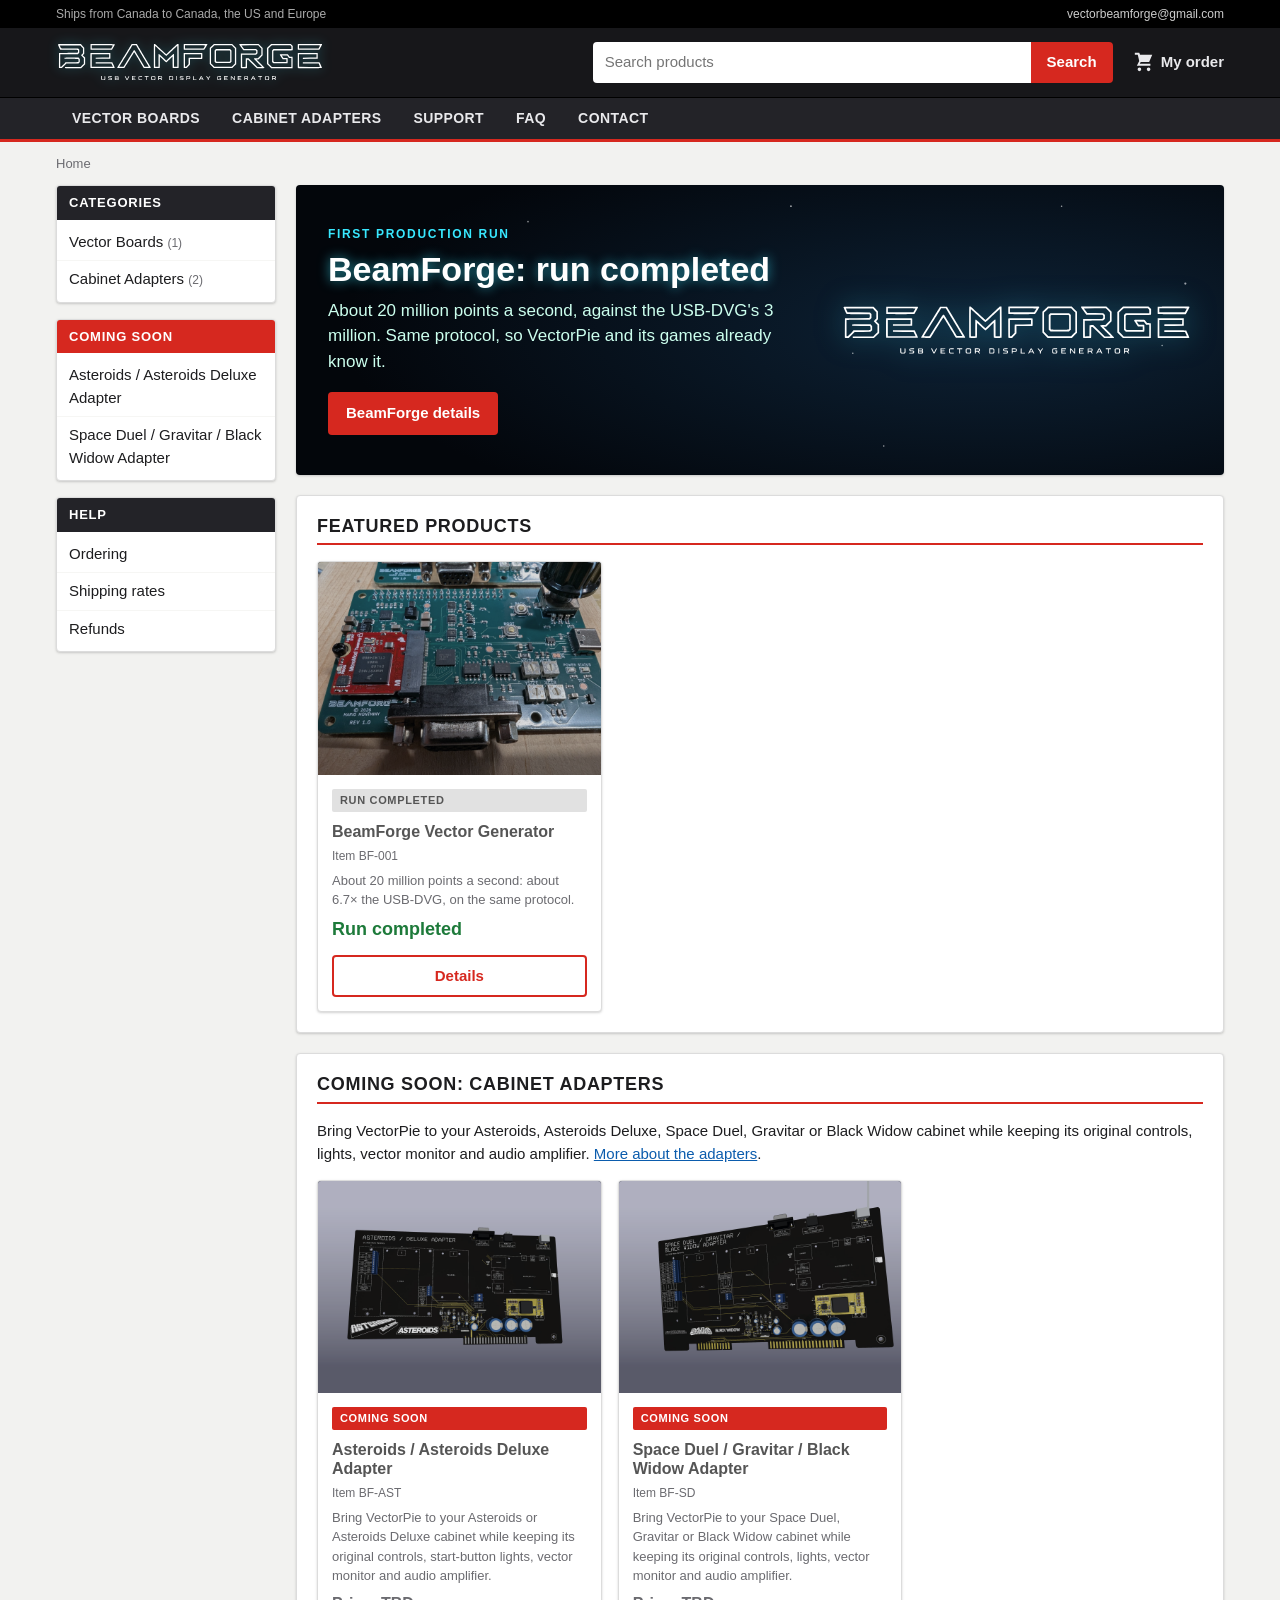
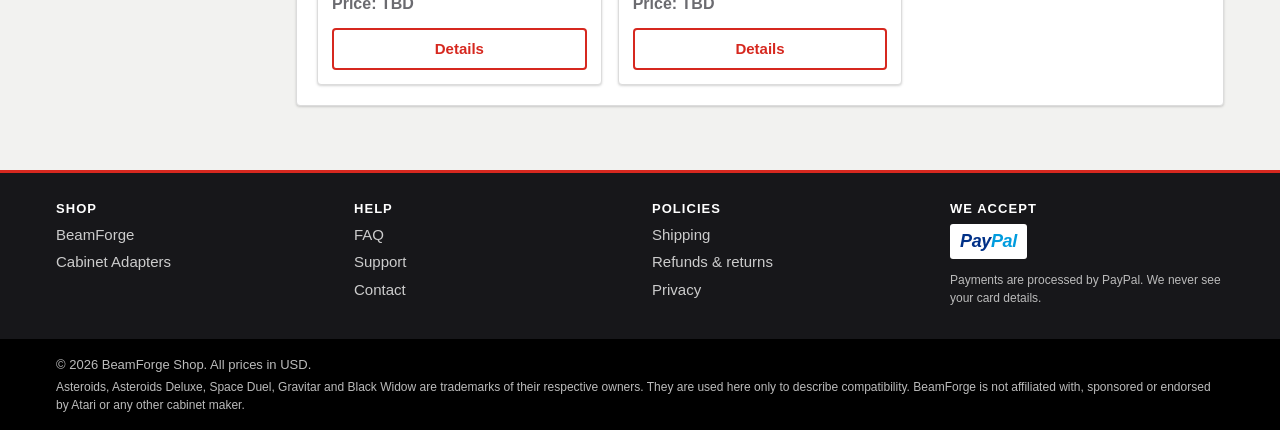
<file: website/index.html>
<!doctype html>
<html lang="en">
<head>
<meta charset="utf-8">
<meta name="viewport" content="width=device-width, initial-scale=1">
<title>BeamForge Shop: vector generator boards</title>
<meta name="description" content="BeamForge vector generator board for VectorPie: about 20 million points a second on the USB-DVG protocol. The first production run is complete.">
<link rel="icon" href="assets/favicon.svg" type="image/svg+xml">
<link rel="stylesheet" href="css/style.css">
<script src="js/products.js" defer></script>
<script src="js/site.js" defer></script>
</head>
<body data-nav="home">
<header id="site-header"></header>
<nav id="crumbs" aria-label="Breadcrumb" data-crumbs="Home"></nav>

<div class="wrap layout">
  <aside id="sidebar" aria-label="Categories"></aside>
  <main>
    <section class="banner" aria-labelledby="banner-title">
      <div class="banner-text">
        <div class="kicker">FIRST PRODUCTION RUN</div>
        <h1 id="banner-title">BeamForge: run completed</h1>
        <p>About 20 million points a second, against the USB-DVG's 3 million. Same protocol, so VectorPie and its games already know it.</p>
        <div class="btns">
          <a class="btn" href="beamforge.html">BeamForge details</a>
        </div>
      </div>
      <a class="banner-logo" href="beamforge.html" aria-label="BeamForge"><img src="assets/beamforge-logo.svg" alt="BeamForge logo"></a>
    </section>

    <section class="panel">
      <h2 class="section-title" data-grid-title>Featured products</h2>
      <div class="grid" data-grid="featured"></div>
    </section>

    <section class="panel">
      <h2 class="section-title">Coming soon: cabinet adapters</h2>
      <p>Bring VectorPie to your Asteroids, Asteroids Deluxe, Space Duel, Gravitar or Black Widow cabinet while keeping its original controls, lights, vector monitor and audio amplifier. <a href="adapters.html">More about the adapters</a>.</p>
      <div class="grid" data-grid="coming-soon"></div>
    </section>

  </main>
</div>

<footer id="site-footer"></footer>
<noscript><p class="wrap">This shop needs JavaScript to show products and the PayPal button.</p></noscript>
</body>
</html>
</file>
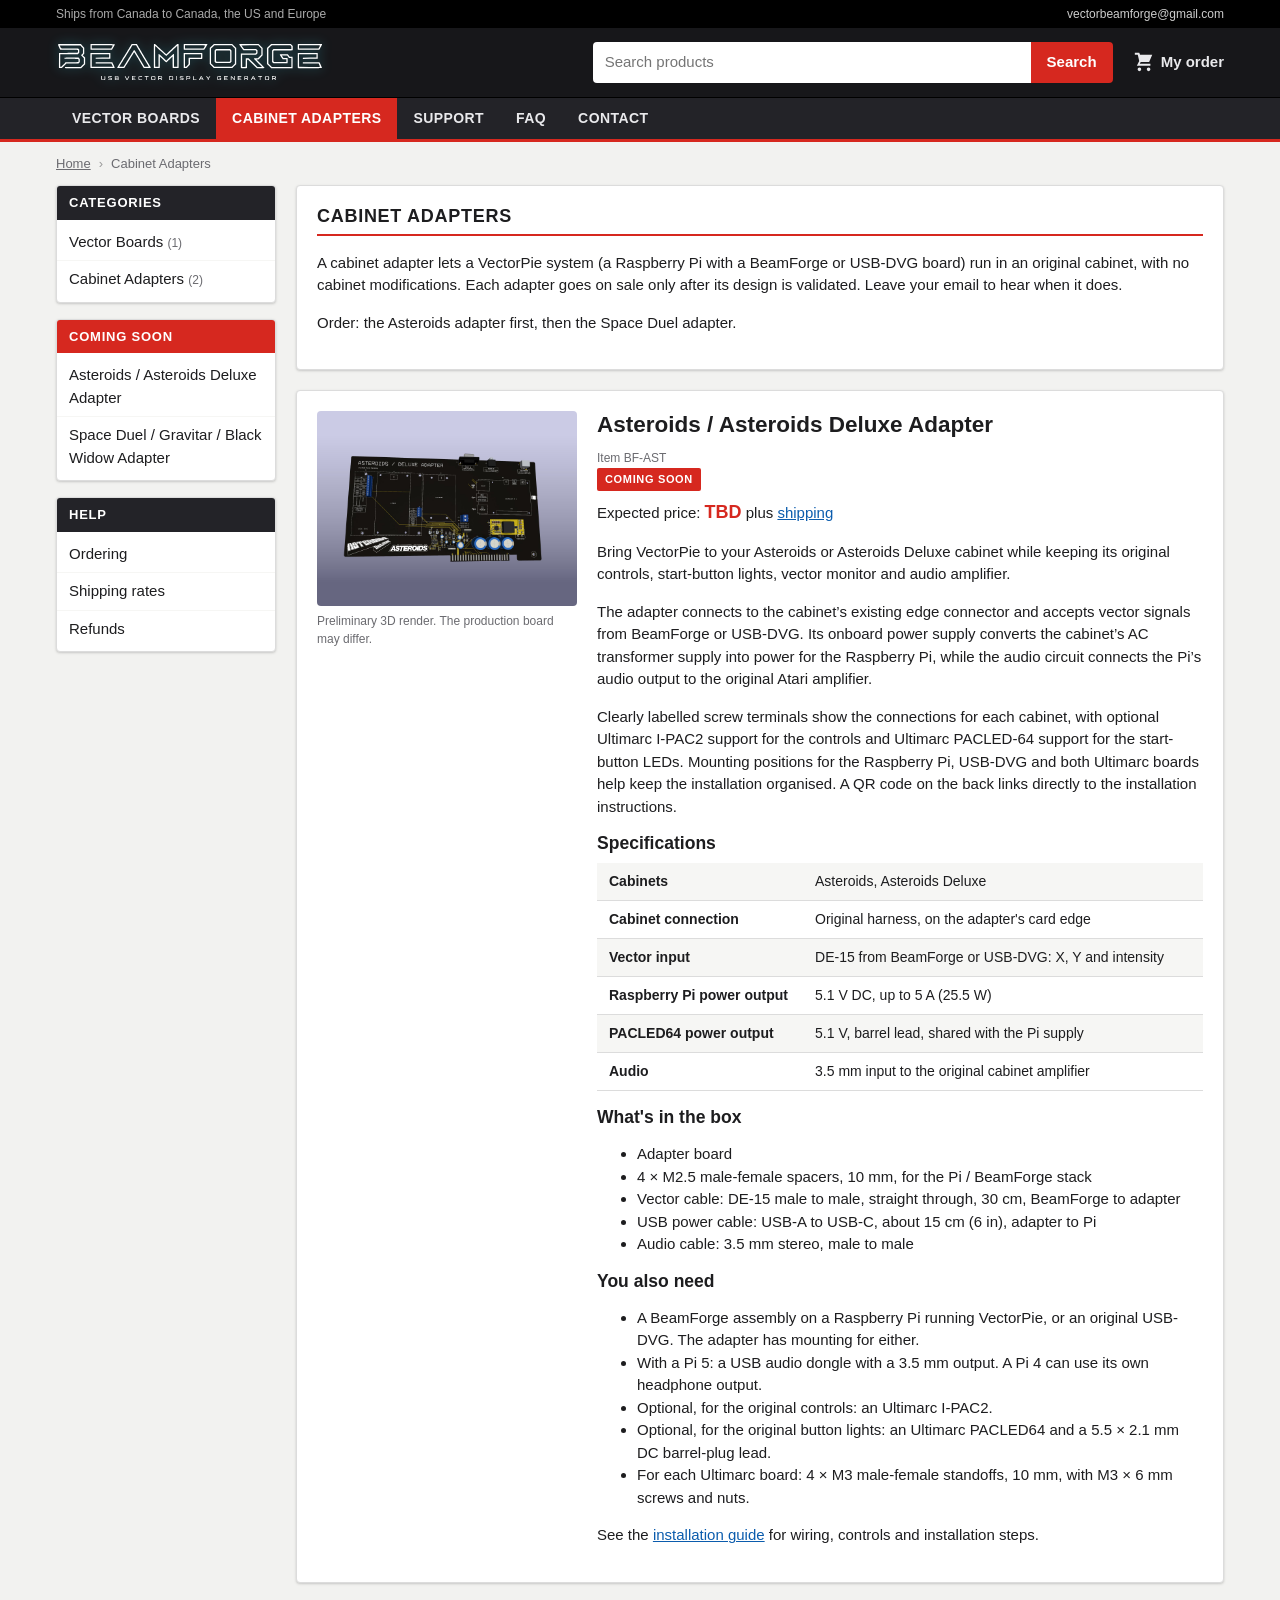
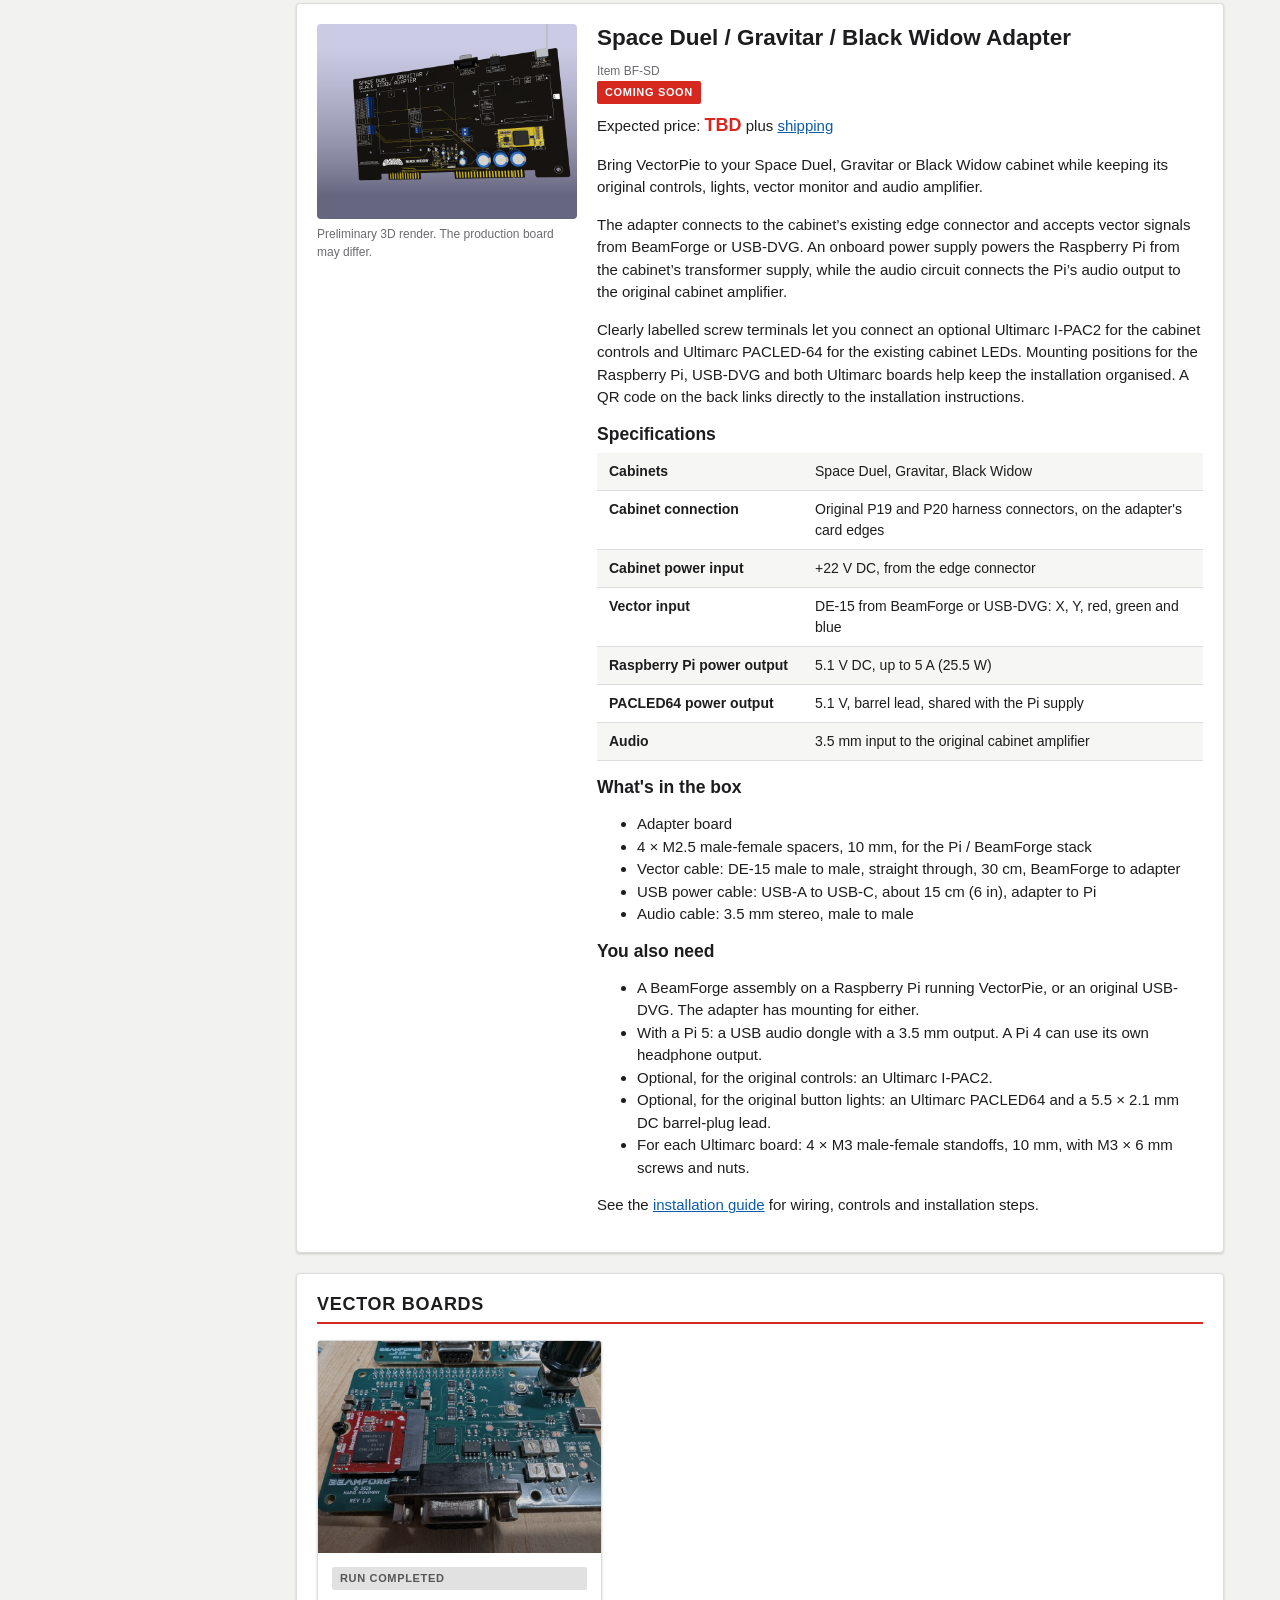
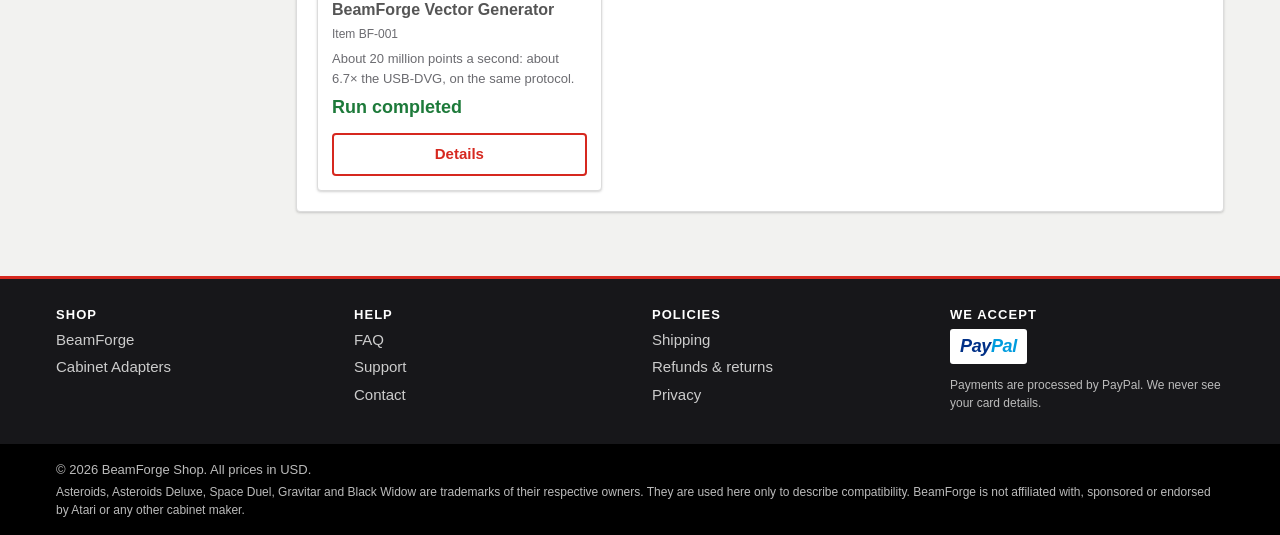
<file: website/adapters.html>
<!doctype html>
<html lang="en">
<head>
<meta charset="utf-8">
<meta name="viewport" content="width=device-width, initial-scale=1">
<title>Cabinet Adapters | BeamForge Shop</title>
<meta name="description" content="Cabinet adapters for VectorPie: Asteroids / Asteroids Deluxe, and Space Duel / Gravitar / Black Widow. Coming soon.">
<link rel="icon" href="assets/favicon.svg" type="image/svg+xml">
<link rel="stylesheet" href="css/style.css">
<script src="js/products.js" defer></script>
<script src="js/site.js" defer></script>
</head>
<body data-nav="adapters">
<header id="site-header"></header>
<nav id="crumbs" aria-label="Breadcrumb" data-crumbs="Home|index.html;Cabinet Adapters"></nav>

<div class="wrap layout">
  <aside id="sidebar" aria-label="Categories"></aside>
  <main>
    <section class="panel">
      <h1 class="section-title">Cabinet Adapters</h1>
      <p>A cabinet adapter lets a VectorPie system (a Raspberry Pi with a BeamForge or USB-DVG board) run in an original cabinet, with no cabinet modifications. Each adapter goes on sale only after its design is validated. Leave your email to hear when it does.</p>
      <p>Order: the Asteroids adapter first, then the Space Duel adapter.</p>
    </section>

    <section class="panel" id="asteroids-adapter">
      <div class="adapter">
        <figure>
          <img src="assets/adapter-asteroids-render.jpg" alt="3D render of the Asteroids / Asteroids Deluxe Adapter board">
          <figcaption class="gallery-caption">Preliminary 3D render. The production board may differ.</figcaption>
        </figure>
        <div>
          <h2>Asteroids / Asteroids Deluxe Adapter</h2>
          <p class="sku">Item BF-AST</p>
          <div data-badge="asteroids-adapter"></div>
          <p class="expected-price">Expected price: <b data-price="asteroids-adapter"></b> plus <a href="policies.html#shipping">shipping</a></p>
          <p>Bring VectorPie to your Asteroids or Asteroids Deluxe cabinet while keeping its original controls, start-button lights, vector monitor and audio amplifier.</p>
          <p>The adapter connects to the cabinet’s existing edge connector and accepts vector signals from BeamForge or USB-DVG. Its onboard power supply converts the cabinet’s AC transformer supply into power for the Raspberry Pi, while the audio circuit connects the Pi’s audio output to the original Atari amplifier.</p>
          <p>Clearly labelled screw terminals show the connections for each cabinet, with optional Ultimarc I-PAC2 support for the controls and Ultimarc PACLED-64 support for the start-button LEDs. Mounting positions for the Raspberry Pi, USB-DVG and both Ultimarc boards help keep the installation organised. A QR code on the back links directly to the installation instructions.</p>
          <h3>Specifications</h3>
          <div class="table-wrap"><table class="striped" data-specs="asteroids-adapter"></table></div>
          <h3>What's in the box</h3>
          <ul data-inbox="asteroids-adapter"></ul>
          <h3>You also need</h3>
          <ul>
            <li>A BeamForge assembly on a Raspberry Pi running VectorPie, or an original USB-DVG. The adapter has mounting for either.</li>
            <li>With a Pi 5: a USB audio dongle with a 3.5 mm output. A Pi 4 can use its own headphone output.</li>
            <li>Optional, for the original controls: an Ultimarc I-PAC2.</li>
            <li>Optional, for the original button lights: an Ultimarc PACLED64 and a 5.5 × 2.1 mm DC barrel-plug lead.</li>
            <li>For each Ultimarc board: 4 × M3 male-female standoffs, 10 mm, with M3 × 6 mm screws and nuts.</li>
          </ul>
          <p>See the <a href="https://github.com/Goldfinch2/VectorPie/blob/main/docs/asteroids-adapter-installation.md">installation guide</a> for wiring, controls and installation steps.</p>
        </div>
      </div>
    </section>

    <section class="panel" id="space-duel-adapter">
      <div class="adapter">
        <figure>
          <img src="assets/adapter-space-duel-render.jpg" alt="3D render of the Space Duel / Gravitar / Black Widow Adapter board">
          <figcaption class="gallery-caption">Preliminary 3D render. The production board may differ.</figcaption>
        </figure>
        <div>
          <h2>Space Duel / Gravitar / Black Widow Adapter</h2>
          <p class="sku">Item BF-SD</p>
          <div data-badge="space-duel-adapter"></div>
          <p class="expected-price">Expected price: <b data-price="space-duel-adapter"></b> plus <a href="policies.html#shipping">shipping</a></p>
          <p>Bring VectorPie to your Space Duel, Gravitar or Black Widow cabinet while keeping its original controls, lights, vector monitor and audio amplifier.</p>
          <p>The adapter connects to the cabinet’s existing edge connector and accepts vector signals from BeamForge or USB-DVG. An onboard power supply powers the Raspberry Pi from the cabinet’s transformer supply, while the audio circuit connects the Pi’s audio output to the original cabinet amplifier.</p>
          <p>Clearly labelled screw terminals let you connect an optional Ultimarc I-PAC2 for the cabinet controls and Ultimarc PACLED-64 for the existing cabinet LEDs. Mounting positions for the Raspberry Pi, USB-DVG and both Ultimarc boards help keep the installation organised. A QR code on the back links directly to the installation instructions.</p>
          <h3>Specifications</h3>
          <div class="table-wrap"><table class="striped" data-specs="space-duel-adapter"></table></div>
          <h3>What's in the box</h3>
          <ul data-inbox="space-duel-adapter"></ul>
          <h3>You also need</h3>
          <ul>
            <li>A BeamForge assembly on a Raspberry Pi running VectorPie, or an original USB-DVG. The adapter has mounting for either.</li>
            <li>With a Pi 5: a USB audio dongle with a 3.5 mm output. A Pi 4 can use its own headphone output.</li>
            <li>Optional, for the original controls: an Ultimarc I-PAC2.</li>
            <li>Optional, for the original button lights: an Ultimarc PACLED64 and a 5.5 × 2.1 mm DC barrel-plug lead.</li>
            <li>For each Ultimarc board: 4 × M3 male-female standoffs, 10 mm, with M3 × 6 mm screws and nuts.</li>
          </ul>
          <p>See the <a href="https://github.com/Goldfinch2/VectorPie/blob/main/docs/space-duel-adapter-installation.md">installation guide</a> for wiring, controls and installation steps.</p>
        </div>
      </div>
    </section>

    <section class="panel">
      <h2 class="section-title">Vector boards</h2>
      <div class="grid" data-grid="category" data-category="boards"></div>
    </section>
  </main>
</div>

<footer id="site-footer"></footer>
</body>
</html>
</file>
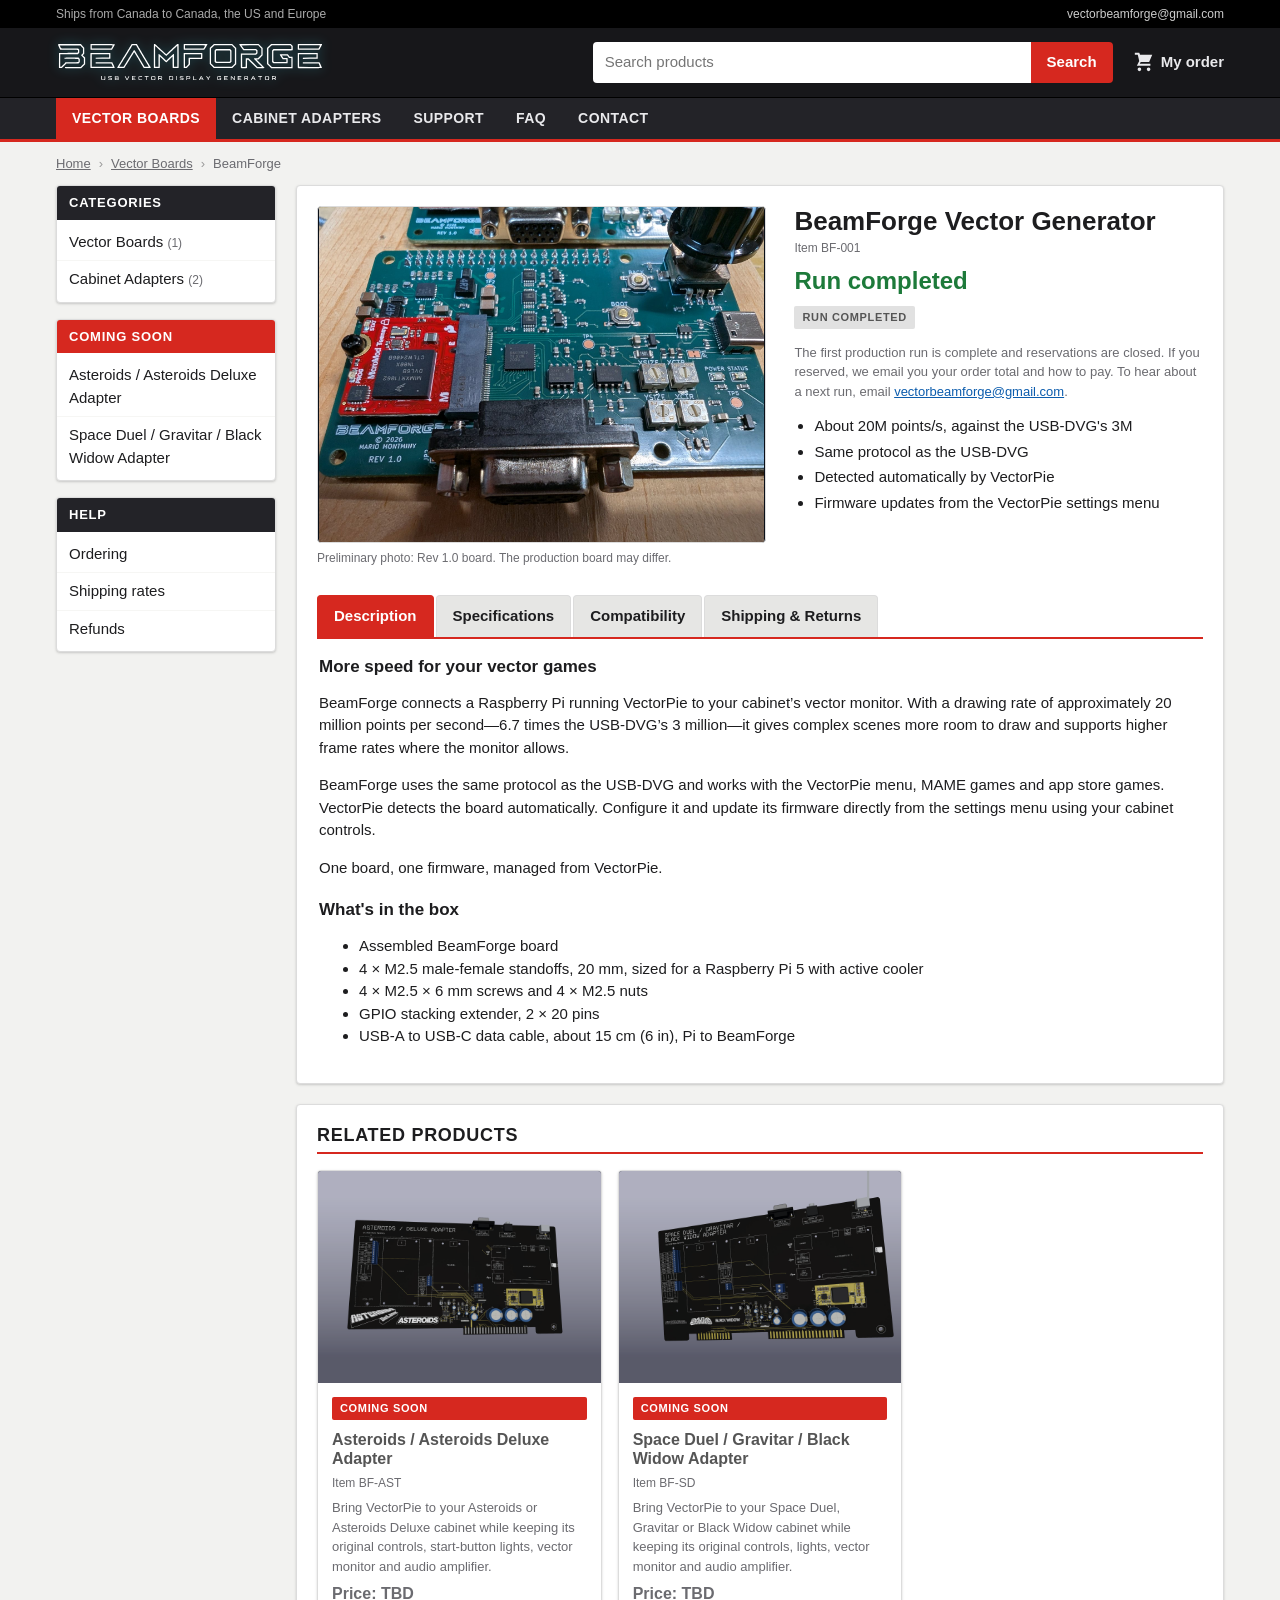
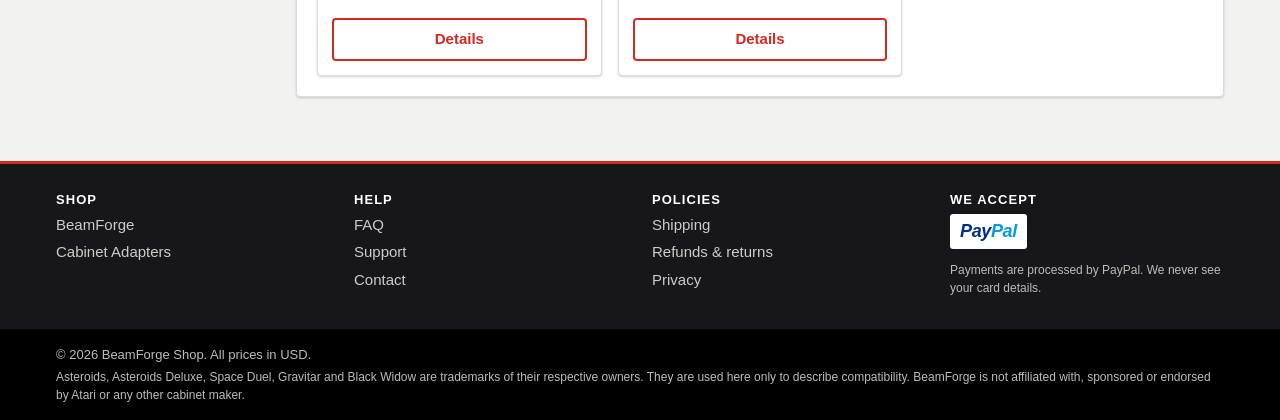
<file: website/beamforge.html>
<!doctype html>
<html lang="en">
<head>
<meta charset="utf-8">
<meta name="viewport" content="width=device-width, initial-scale=1">
<title>BeamForge Vector Generator (BF-001) | BeamForge Shop</title>
<meta name="description" content="BeamForge vector generator: about 20 million points a second, same protocol as the USB-DVG. Detected automatically by VectorPie.">
<link rel="icon" href="assets/favicon.svg" type="image/svg+xml">
<link rel="stylesheet" href="css/style.css">
<script src="js/products.js" defer></script>
<script src="js/site.js" defer></script>
</head>
<body data-nav="boards">
<header id="site-header"></header>
<nav id="crumbs" aria-label="Breadcrumb" data-crumbs="Home|index.html;Vector Boards|index.html?cat=boards;BeamForge"></nav>

<div class="wrap layout">
  <aside id="sidebar" aria-label="Categories"></aside>
  <main>
    <section class="panel">
      <div class="product-top">
        <div class="gallery" data-gallery="beamforge"></div>
        <div class="buybox" data-buybox="beamforge"></div>
      </div>

      <div class="tabs">
        <div class="tablist" role="tablist" aria-label="Product details">
          <button role="tab" id="t-description" aria-controls="description">Description</button>
          <button role="tab" id="t-specs" aria-controls="specs">Specifications</button>
          <button role="tab" id="t-compat" aria-controls="compatibility">Compatibility</button>
          <button role="tab" id="t-shipping" aria-controls="shipping">Shipping &amp; Returns</button>
        </div>

        <div class="tabpanel" role="tabpanel" id="description" aria-labelledby="t-description">
          <h3>More speed for your vector games</h3>
          <p>BeamForge connects a Raspberry Pi running VectorPie to your cabinet’s vector monitor. With a drawing rate of approximately 20 million points per second—6.7 times the USB-DVG’s 3 million—it gives complex scenes more room to draw and supports higher frame rates where the monitor allows.</p>
          <p>BeamForge uses the same protocol as the USB-DVG and works with the VectorPie menu, MAME games and app store games. VectorPie detects the board automatically. Configure it and update its firmware directly from the settings menu using your cabinet controls.</p>
          <p>One board, one firmware, managed from VectorPie.</p>
          <h3>What's in the box</h3>
          <ul data-inbox="beamforge"></ul>
        </div>

        <div class="tabpanel" role="tabpanel" id="specs" aria-labelledby="t-specs" hidden>
          <h3>Specifications</h3>
          <div class="table-wrap"><table class="striped" data-specs="beamforge"></table></div>
        </div>

        <div class="tabpanel" role="tabpanel" id="compatibility" aria-labelledby="t-compat" hidden>
          <h3>Raspberry Pi</h3>
          <p>Raspberry Pi 4 or Pi 5 with 1 GB memory or higher. Raspberry Pi 5 is preferred for better performance. SSD or SD card, 32 GB or higher. SSD strongly recommended. BeamForge mounts above the Pi on the GPIO header and connects to the Pi’s upper blue USB 3 port with the included data cable.</p>
          <p>The included 20 mm standoffs and GPIO extender are sized for a Raspberry Pi 5 with its active cooler. With a Pi 4 or a different cooler, check the clearances first.</p>
          <h3>You also need</h3>
          <ul>
            <li>A Raspberry Pi 4 or 5, with its power supply.</li>
            <li>Storage with VectorPie installed.</li>
            <li>A compatible arcade vector monitor.</li>
            <li>A cable from BeamForge to your monitor, not included. For a WG6100, see the <a href="https://www.vectorheadarcade.com/product-page/dvg-to-stock-wg6100">DVG to Stock WG6100 cable</a> at Vector Head Arcade. The <a href="adapters.html">cabinet adapters</a> include their own vector cable.</li>
          </ul>
          <h3>VectorPie</h3>
          <p>VectorPie detects BeamForge automatically: <b>Settings → DVG → HARDWARE</b> shows BEAMFORGE. The menu, the MAME games and the app store games draw on it. Firmware updates install from <b>Settings → DVG → UPDATE...</b>. VectorPie runs on a Raspberry Pi 4 or 5. Plug the board into a USB 3.0 port (blue).</p>
          <h3>Replacing a USB-DVG</h3>
          <p>BeamForge uses the same protocol as the USB-DVG, so software that drives a USB-DVG drives BeamForge. Assembly, connections, monitor setup and calibration are in the <a href="https://github.com/Goldfinch2/VectorPie/blob/main/docs/beamforge-installation.md">BeamForge installation guide</a>.</p>
          <h3>Cabinets</h3>
          <p>Cabinet adapters for Asteroids / Asteroids Deluxe and for Space Duel / Gravitar / Black Widow cabinets are coming soon. <a href="adapters.html">See the adapters</a>.</p>
        </div>

        <div class="tabpanel" role="tabpanel" id="shipping" aria-labelledby="t-shipping" hidden>
          <h3>Shipping</h3>
          <p>Ships from <span data-site="sellerCountry"></span> to Canada, the United States and Europe. One flat rate per order, by region:</p>
          <div class="table-wrap"><table class="striped" data-shipping-table></table></div>
          <p>Shipping rates may change before ordering opens. Your order email confirms the exact total before you pay.</p>
          <p>Duties and import taxes are paid by the buyer on delivery. European countries charge import VAT. See the <a href="policies.html#shipping">shipping policy</a>.</p>
          <h3>Returns &amp; refunds</h3>
          <p>Cancel any time before your board ships for a full refund. See the <a href="policies.html#refunds">refund policy</a> for boards that have shipped.</p>
        </div>
      </div>
    </section>

    <section class="panel">
      <h2 class="section-title">Related products</h2>
      <div class="grid" data-grid="related"></div>
    </section>
  </main>
</div>

<footer id="site-footer"></footer>
<noscript><p class="wrap">This shop needs JavaScript to show the price and the PayPal button.</p></noscript>
</body>
</html>
</file>
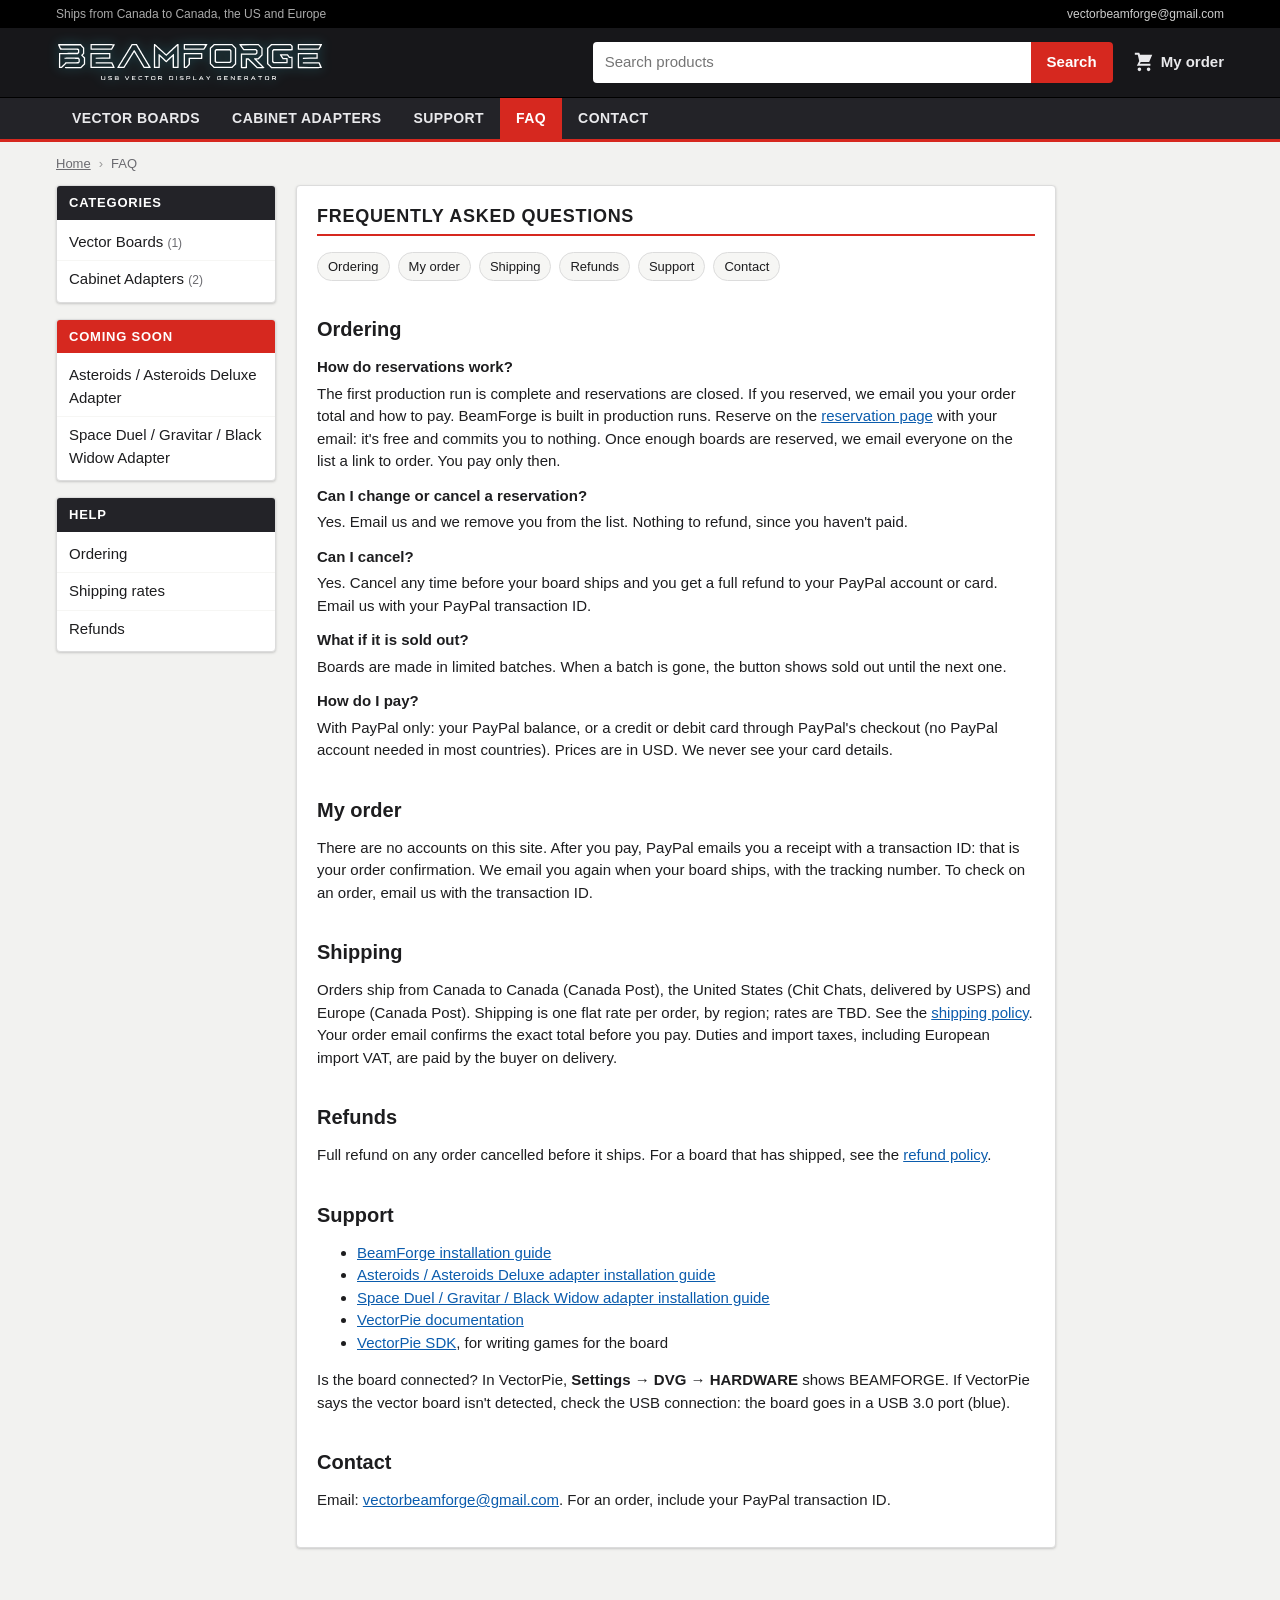
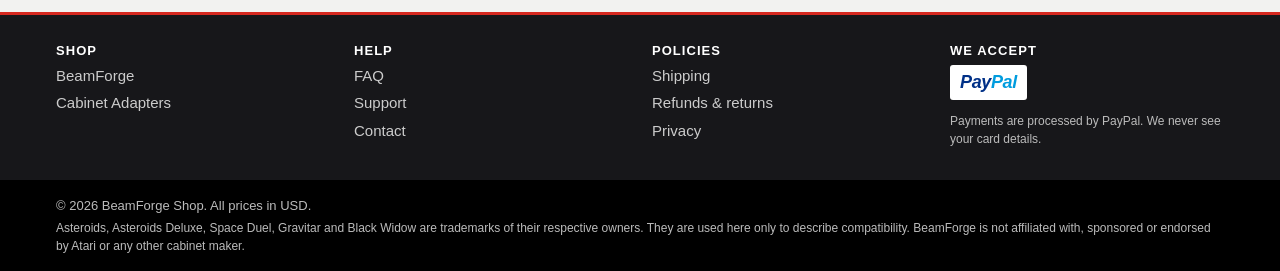
<file: website/faq.html>
<!doctype html>
<html lang="en">
<head>
<meta charset="utf-8">
<meta name="viewport" content="width=device-width, initial-scale=1">
<title>FAQ | BeamForge Shop</title>
<meta name="description" content="BeamForge ordering, shipping, refunds, order status and support.">
<link rel="icon" href="assets/favicon.svg" type="image/svg+xml">
<link rel="stylesheet" href="css/style.css">
<script src="js/products.js" defer></script>
<script src="js/site.js" defer></script>
</head>
<body data-nav="faq">
<header id="site-header"></header>
<nav id="crumbs" aria-label="Breadcrumb" data-crumbs="Home|index.html;FAQ"></nav>

<div class="wrap layout">
  <aside id="sidebar" aria-label="Categories"></aside>
  <main>
    <section class="panel prose">
      <h1 class="section-title">Frequently asked questions</h1>
      <nav class="toc" aria-label="On this page">
        <a href="#ordering">Ordering</a><a href="#my-order">My order</a><a href="#shipping">Shipping</a><a href="#refunds">Refunds</a><a href="#support">Support</a><a href="#contact">Contact</a>
      </nav>

      <h2 id="ordering">Ordering</h2>
      <dl>
        <dt>How do reservations work?</dt>
        <dd>The first production run is complete and reservations are closed. If you reserved, we email you your order total and how to pay. BeamForge is built in production runs. Reserve on the <a href="reserve.html">reservation page</a> with your email: it's free and commits you to nothing. Once enough boards are reserved, we email everyone on the list a link to order. You pay only then.</dd>
        <dt>Can I change or cancel a reservation?</dt>
        <dd>Yes. Email us and we remove you from the list. Nothing to refund, since you haven't paid.</dd>
        <dt>Can I cancel?</dt>
        <dd>Yes. Cancel any time before your board ships and you get a full refund to your PayPal account or card. Email us with your PayPal transaction ID.</dd>
        <dt>What if it is sold out?</dt>
        <dd>Boards are made in limited batches. When a batch is gone, the button shows sold out until the next one.</dd>
        <dt>How do I pay?</dt>
        <dd>With PayPal only: your PayPal balance, or a credit or debit card through PayPal's checkout (no PayPal account needed in most countries). Prices are in USD. We never see your card details.</dd>
      </dl>

      <h2 id="my-order">My order</h2>
      <p>There are no accounts on this site. After you pay, PayPal emails you a receipt with a transaction ID: that is your order confirmation. We email you again when your board ships, with the tracking number. To check on an order, email us with the transaction ID.</p>

      <h2 id="shipping">Shipping</h2>
      <p>Orders ship from Canada to Canada (Canada Post), the United States (Chit Chats, delivered by USPS) and Europe (Canada Post). Shipping is one flat rate per order, by region; rates are TBD. See the <a href="policies.html#shipping">shipping policy</a>. Your order email confirms the exact total before you pay. Duties and import taxes, including European import VAT, are paid by the buyer on delivery.</p>

      <h2 id="refunds">Refunds</h2>
      <p>Full refund on any order cancelled before it ships. For a board that has shipped, see the <a href="policies.html#refunds">refund policy</a>.</p>

      <h2 id="support">Support</h2>
      <ul>
        <li><a href="https://github.com/Goldfinch2/VectorPie/blob/main/docs/beamforge-installation.md">BeamForge installation guide</a></li>
        <li><a href="https://github.com/Goldfinch2/VectorPie/blob/main/docs/asteroids-adapter-installation.md">Asteroids / Asteroids Deluxe adapter installation guide</a></li>
        <li><a href="https://github.com/Goldfinch2/VectorPie/blob/main/docs/space-duel-adapter-installation.md">Space Duel / Gravitar / Black Widow adapter installation guide</a></li>
        <li><a href="https://github.com/Goldfinch2/VectorPie#readme">VectorPie documentation</a></li>
        <li><a href="https://github.com/Goldfinch2/VectorPie/tree/main/sdk">VectorPie SDK</a>, for writing games for the board</li>
      </ul>
      <p>Is the board connected? In VectorPie, <b>Settings → DVG → HARDWARE</b> shows BEAMFORGE. If VectorPie says the vector board isn't detected, check the USB connection: the board goes in a USB 3.0 port (blue).</p>

      <h2 id="contact">Contact</h2>
      <p>Email: <span data-site="email"></span>. For an order, include your PayPal transaction ID.</p>
    </section>
  </main>
</div>

<footer id="site-footer"></footer>
</body>
</html>
</file>
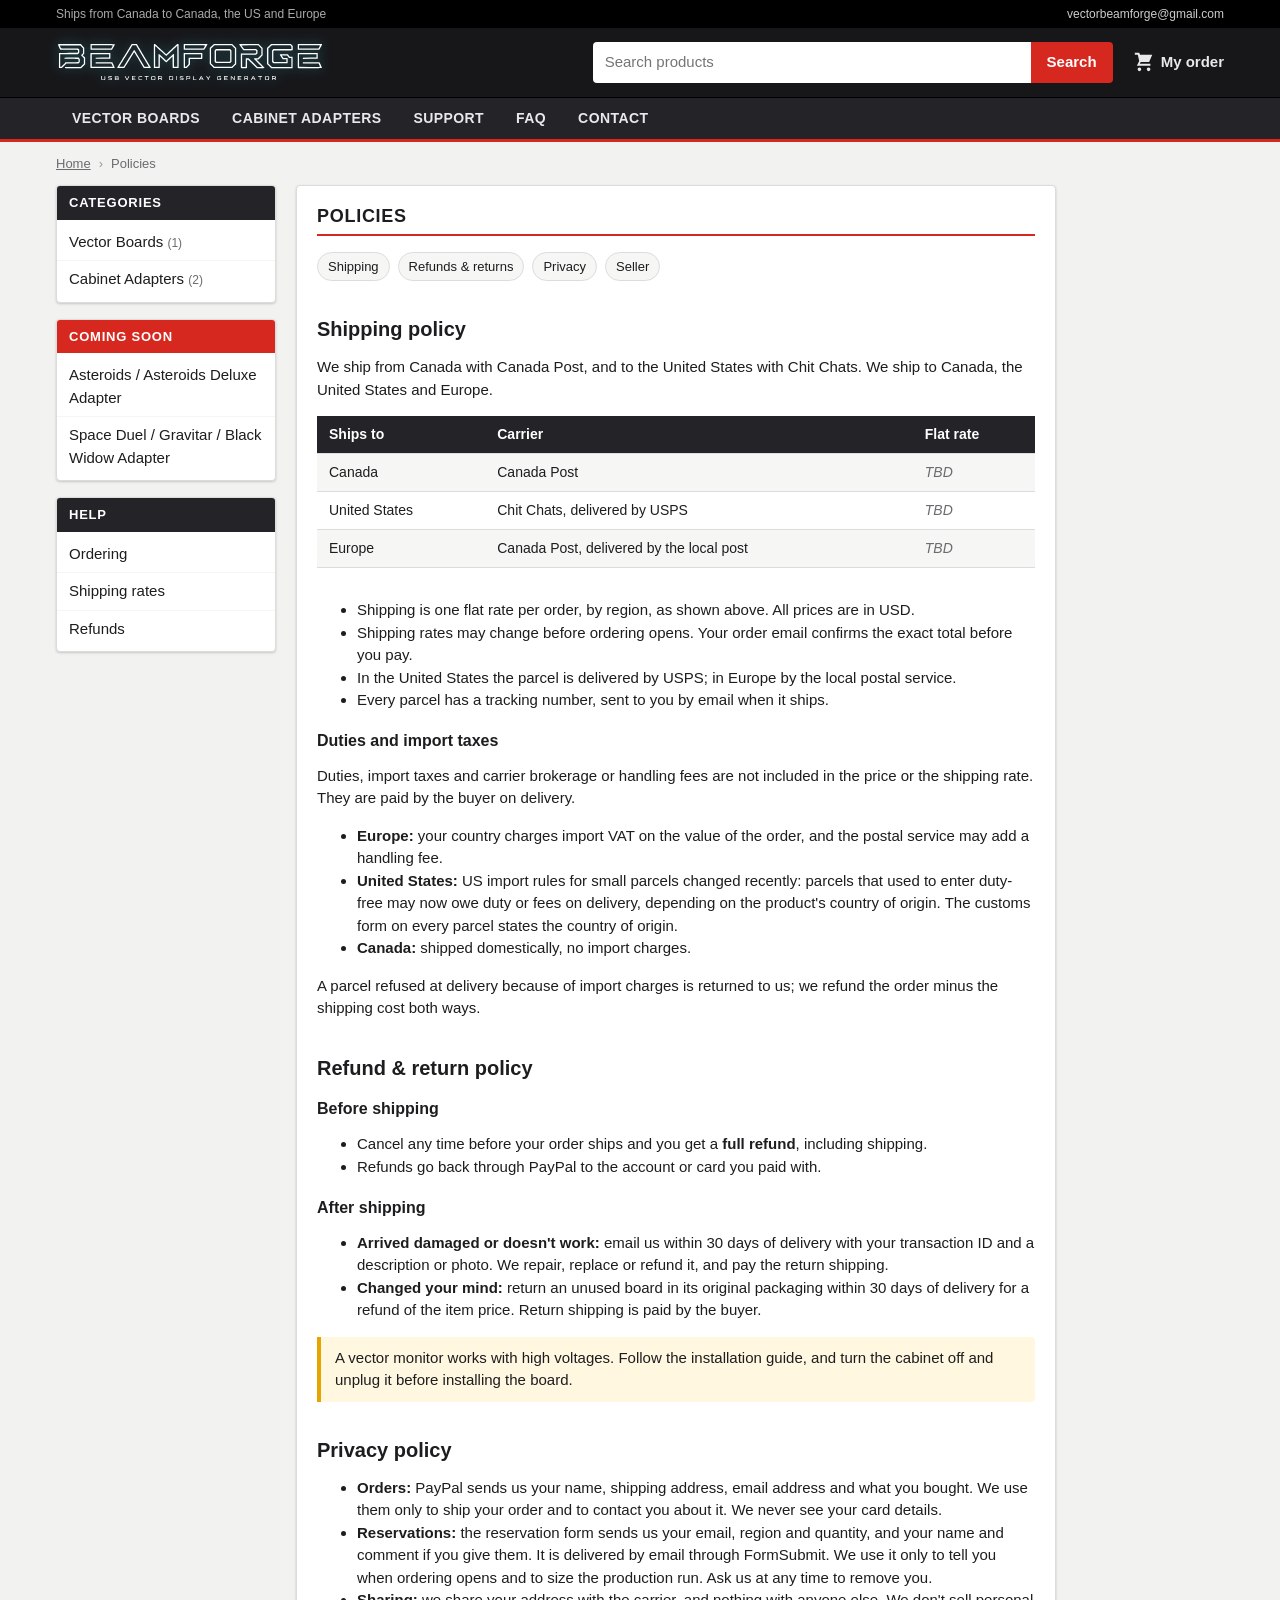
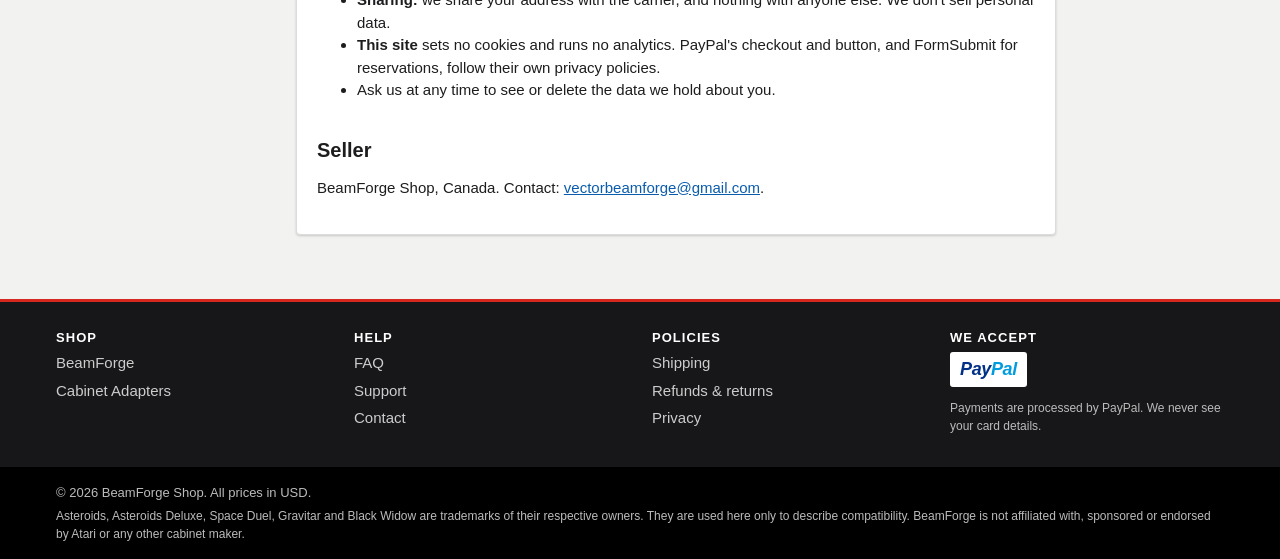
<file: website/policies.html>
<!doctype html>
<html lang="en">
<head>
<meta charset="utf-8">
<meta name="viewport" content="width=device-width, initial-scale=1">
<title>Shipping, Refund and Privacy Policies | BeamForge Shop</title>
<meta name="description" content="BeamForge Shop shipping, refund and privacy policies.">
<link rel="icon" href="assets/favicon.svg" type="image/svg+xml">
<link rel="stylesheet" href="css/style.css">
<script src="js/products.js" defer></script>
<script src="js/site.js" defer></script>
</head>
<body data-nav="policies">
<header id="site-header"></header>
<nav id="crumbs" aria-label="Breadcrumb" data-crumbs="Home|index.html;Policies"></nav>

<div class="wrap layout">
  <aside id="sidebar" aria-label="Categories"></aside>
  <main>
    <section class="panel prose">
      <h1 class="section-title">Policies</h1>
      <nav class="toc" aria-label="On this page">
        <a href="#shipping">Shipping</a><a href="#refunds">Refunds &amp; returns</a><a href="#privacy">Privacy</a><a href="#seller">Seller</a>
      </nav>

      <h2 id="shipping">Shipping policy</h2>
      <p>We ship from <span data-site="sellerCountry"></span> with Canada Post, and to the United States with Chit Chats. We ship to Canada, the United States and Europe.</p>
      <div class="table-wrap"><table class="striped" data-shipping-table></table></div>
      <ul>
        <li>Shipping is one flat rate per order, by region, as shown above. All prices are in USD.</li>
        <li>Shipping rates may change before ordering opens. Your order email confirms the exact total before you pay.</li>
        <li>In the United States the parcel is delivered by USPS; in Europe by the local postal service.</li>
        <li>Every parcel has a tracking number, sent to you by email when it ships.</li>
      </ul>
      <h3>Duties and import taxes</h3>
      <p>Duties, import taxes and carrier brokerage or handling fees are not included in the price or the shipping rate. They are paid by the buyer on delivery.</p>
      <ul>
        <li><b>Europe:</b> your country charges import VAT on the value of the order, and the postal service may add a handling fee.</li>
        <li><b>United States:</b> US import rules for small parcels changed recently: parcels that used to enter duty-free may now owe duty or fees on delivery, depending on the product's country of origin. The customs form on every parcel states the country of origin.</li>
        <li><b>Canada:</b> shipped domestically, no import charges.</li>
      </ul>
      <p>A parcel refused at delivery because of import charges is returned to us; we refund the order minus the shipping cost both ways.</p>

      <h2 id="refunds">Refund &amp; return policy</h2>
      <h3>Before shipping</h3>
      <ul>
        <li>Cancel any time before your order ships and you get a <b>full refund</b>, including shipping.</li>
        <li>Refunds go back through PayPal to the account or card you paid with.</li>
      </ul>
      <h3>After shipping</h3>
      <ul>
        <li><b>Arrived damaged or doesn't work:</b> email us within 30 days of delivery with your transaction ID and a description or photo. We repair, replace or refund it, and pay the return shipping.</li>
        <li><b>Changed your mind:</b> return an unused board in its original packaging within 30 days of delivery for a refund of the item price. Return shipping is paid by the buyer.</li>
      </ul>
      <p class="callout">A vector monitor works with high voltages. Follow the installation guide, and turn the cabinet off and unplug it before installing the board.</p>

      <h2 id="privacy">Privacy policy</h2>
      <ul>
        <li><b>Orders:</b> PayPal sends us your name, shipping address, email address and what you bought. We use them only to ship your order and to contact you about it. We never see your card details.</li>
        <li><b>Reservations:</b> the reservation form sends us your email, region and quantity, and your name and comment if you give them. It is delivered by email through FormSubmit. We use it only to tell you when ordering opens and to size the production run. Ask us at any time to remove you.</li>
        <li><b>Sharing:</b> we share your address with the carrier, and nothing with anyone else. We don't sell personal data.</li>
        <li><b>This site</b> sets no cookies and runs no analytics. PayPal's checkout and button, and FormSubmit for reservations, follow their own privacy policies.</li>
        <li>Ask us at any time to see or delete the data we hold about you.</li>
      </ul>

      <h2 id="seller">Seller</h2>
      <p><span data-site="name"></span>, <span data-site="sellerCountry"></span>. Contact: <span data-site="email"></span>.</p>
    </section>
  </main>
</div>

<footer id="site-footer"></footer>
</body>
</html>
</file>
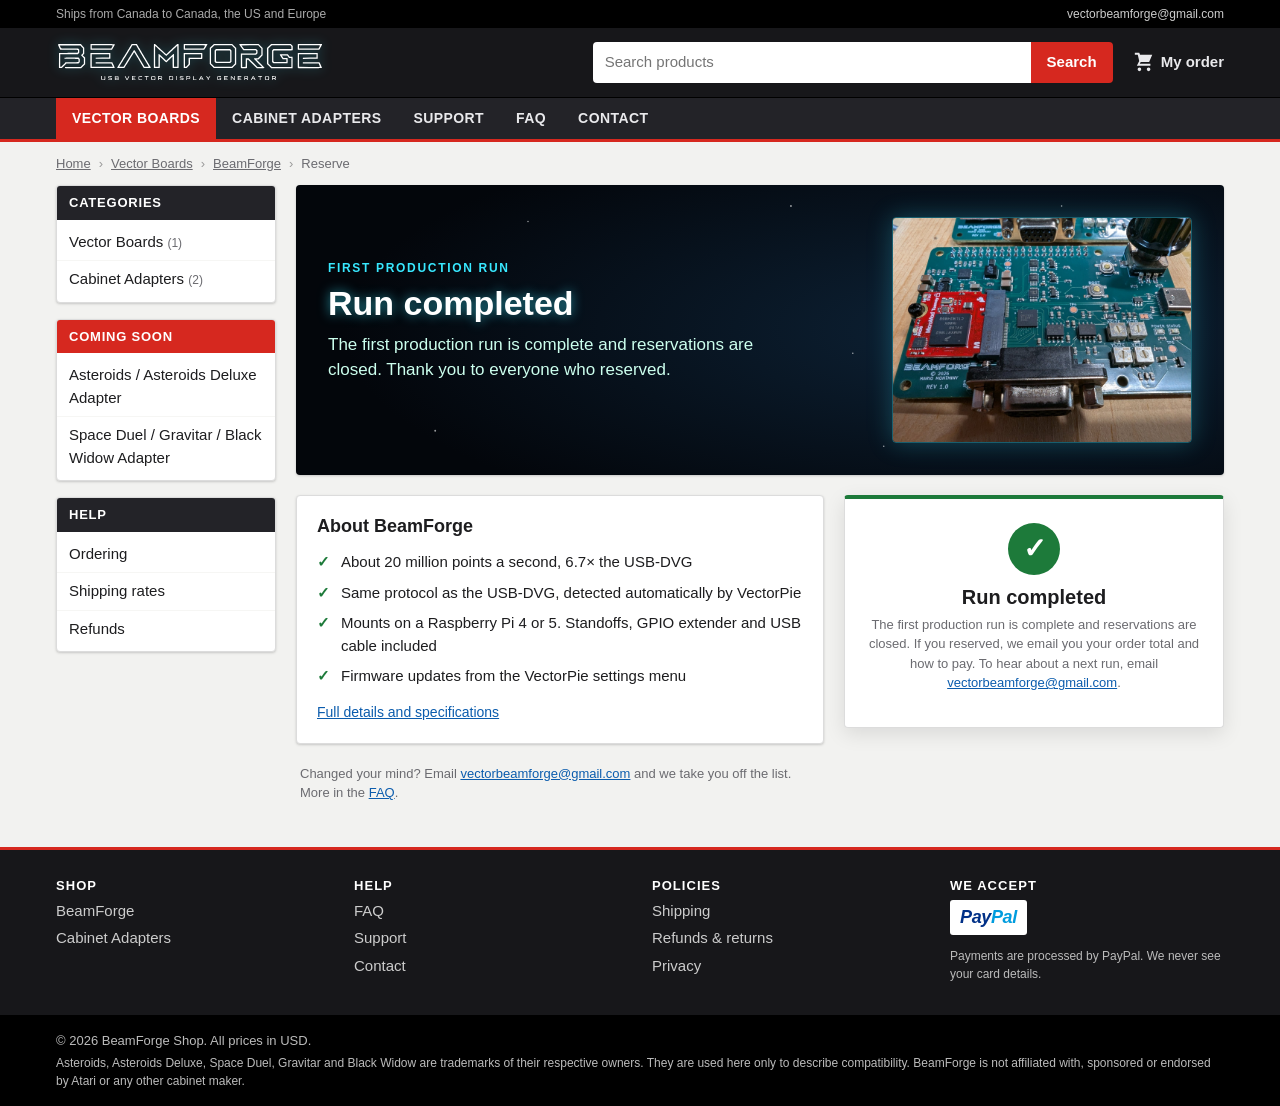
<file: website/reserve.html>
<!doctype html>
<html lang="en">
<head>
<meta charset="utf-8">
<meta name="viewport" content="width=device-width, initial-scale=1">
<title>BeamForge reservations | BeamForge Shop</title>
<meta name="description" content="The first BeamForge production run is complete and reservations are closed.">
<link rel="icon" href="assets/favicon.svg" type="image/svg+xml">
<link rel="stylesheet" href="css/style.css">
<script src="js/products.js" defer></script>
<script src="js/site.js" defer></script>
</head>
<body data-nav="boards">
<header id="site-header"></header>
<nav id="crumbs" aria-label="Breadcrumb" data-crumbs="Home|index.html;Vector Boards|index.html?cat=boards;BeamForge|beamforge.html;Reserve"></nav>

<div class="wrap layout">
  <aside id="sidebar" aria-label="Categories"></aside>
  <main class="rsv">

    <section class="rsv-hero" aria-labelledby="rsv-title">
      <div class="rsv-hero-text">
        <div class="kicker">FIRST PRODUCTION RUN</div>
        <h1 id="rsv-title">Run completed</h1>
        <p>The first production run is complete and reservations are closed. Thank you to everyone who reserved.</p>
      </div>
      <a class="rsv-hero-img" href="beamforge.html"><img src="assets/beamforge-photo-rev1.jpg" alt="BeamForge Rev 1.0 board"></a>
    </section>

    <div class="rsv-grid">
      <div class="rsv-info">
        <section class="panel">
          <h2 class="rsv-h2">About BeamForge</h2>
          <ul class="rsv-facts">
            <li>About 20 million points a second, 6.7× the USB-DVG</li>
            <li>Same protocol as the USB-DVG, detected automatically by VectorPie</li>
            <li>Mounts on a Raspberry Pi 4 or 5. Standoffs, GPIO extender and USB cable included</li>
            <li>Firmware updates from the VectorPie settings menu</li>
          </ul>
          <p class="rsv-more"><a href="beamforge.html">Full details and specifications</a></p>
        </section>

        <p class="rsv-note">Changed your mind? Email <span data-site="email"></span> and we take you off the list. More in the <a href="faq.html#ordering">FAQ</a>.</p>
      </div>

      <div class="rsv-side" data-reserve="beamforge"></div>
    </div>

  </main>
</div>

<footer id="site-footer"></footer>
</body>
</html>
</file>
<file: website/css/style.css>
/* BeamForge Shop: classic arcade parts store look. */

:root {
  --bg: #f2f2f0;
  --panel: #ffffff;
  --text: #1d1d1f;
  --muted: #6b6b70;
  --line: #dcdcdc;
  --stripe: #f6f6f4;
  --dark: #17171a;
  --dark-2: #232328;
  --dark-text: #e9e9ec;
  --accent: #d6281f;       /* arcade red: prices, buttons */
  --accent-dark: #a91c14;
  --ok: #1d7a3a;
  --vector: #38e8ff;       /* vector glow in illustrations */
  --shadow: 0 1px 3px rgba(0, 0, 0, .12), 0 1px 2px rgba(0, 0, 0, .06);
  --radius: 4px;
  --font: -apple-system, BlinkMacSystemFont, "Segoe UI", Roboto, "Helvetica Neue", Arial, sans-serif;
}

* { box-sizing: border-box; }
html { -webkit-text-size-adjust: 100%; }
body { margin: 0; background: var(--bg); color: var(--text); font: 15px/1.5 var(--font); }
img { max-width: 100%; height: auto; display: block; }
a { color: #0b5cad; }
a:hover { color: var(--accent); }
h1, h2, h3, h4 { line-height: 1.2; margin: 0 0 .5em; }
.wrap { max-width: 1200px; margin: 0 auto; padding: 0 16px; }
.small { font-size: 12px; }
.sr-only { position: absolute; width: 1px; height: 1px; overflow: hidden; clip: rect(0 0 0 0); white-space: nowrap; }
.tba { color: var(--muted); font-style: italic; }
[hidden] { display: none !important; }

/* ---------- header ---------- */
.topbar { background: #000; color: #aaa; font-size: 12px; }
.topbar .wrap { display: flex; justify-content: space-between; gap: 12px; padding-top: 5px; padding-bottom: 5px; }
.topbar a { color: #ccc; text-decoration: none; }
.masthead { background: var(--dark); color: var(--dark-text); }
.masthead .wrap { display: flex; align-items: center; gap: 20px; padding-top: 14px; padding-bottom: 14px; }
.logo { display: flex; align-items: center; text-decoration: none; flex: none; }
.logo img { display: block; filter: drop-shadow(0 0 6px rgba(56, 232, 255, .45)); }
.search { flex: 1; display: flex; max-width: 520px; margin-left: auto; }
.search input { flex: 1; min-width: 0; border: 0; padding: 9px 12px; border-radius: var(--radius) 0 0 var(--radius); font: inherit; }
.search button { border: 0; background: var(--accent); color: #fff; font: inherit; font-weight: 600; padding: 0 16px; border-radius: 0 var(--radius) var(--radius) 0; cursor: pointer; }
.search button:hover { background: var(--accent-dark); }
.my-order { display: flex; align-items: center; gap: 6px; color: var(--dark-text); text-decoration: none; font-weight: 600; flex: none; }
.my-order:hover { color: #fff; }
.menu-toggle { display: none; background: none; border: 0; padding: 6px; cursor: pointer; }
.menu-toggle span { display: block; width: 22px; height: 2px; background: #fff; margin: 4px 0; }

.catbar { background: var(--dark-2); border-top: 1px solid #000; border-bottom: 3px solid var(--accent); }
.catbar .wrap { display: flex; flex-wrap: wrap; }
.catbar a { color: var(--dark-text); text-decoration: none; padding: 10px 16px; font-weight: 600; font-size: 14px; text-transform: uppercase; letter-spacing: .03em; }
.catbar a:hover, .catbar a[aria-current] { background: var(--accent); color: #fff; }

/* ---------- breadcrumbs ---------- */
#crumbs ol { list-style: none; margin: 0; padding: 12px 0; display: flex; flex-wrap: wrap; font-size: 13px; color: var(--muted); }
#crumbs li + li::before { content: "›"; margin: 0 8px; color: #999; }
#crumbs a { color: var(--muted); }

/* ---------- layout ---------- */
.layout { display: grid; grid-template-columns: 220px 1fr; gap: 20px; align-items: start; padding-bottom: 32px; }
main { min-width: 0; }
.panel { background: var(--panel); border: 1px solid var(--line); border-radius: var(--radius); box-shadow: var(--shadow); padding: 20px; margin-bottom: 20px; }
.section-title { font-size: 18px; text-transform: uppercase; letter-spacing: .04em; border-bottom: 2px solid var(--accent); padding-bottom: 6px; margin: 0 0 16px; }

/* ---------- sidebar ---------- */
.side-box { background: var(--panel); border: 1px solid var(--line); border-radius: var(--radius); box-shadow: var(--shadow); margin-bottom: 16px; overflow: hidden; }
.side-box h3 { background: var(--dark-2); color: #fff; font-size: 13px; text-transform: uppercase; letter-spacing: .06em; margin: 0; padding: 9px 12px; }
.side-soon h3 { background: var(--accent); }
.side-list { list-style: none; margin: 0; padding: 4px 0; }
.side-list li { border-bottom: 1px solid var(--stripe); padding: 7px 12px; }
.side-list li:last-child { border-bottom: 0; }
.side-list a { text-decoration: none; color: var(--text); }
.side-list a:hover { color: var(--accent); }
.count { color: var(--muted); font-size: 12px; }

/* ---------- banner ---------- */
.banner { position: relative; overflow: hidden; background: #050a12 url("../assets/banner.svg") center / cover no-repeat; color: #fff; border-radius: var(--radius); box-shadow: var(--shadow); padding: 40px 32px; margin-bottom: 20px; min-height: 240px; display: flex; align-items: center; gap: 32px; }
.banner-text { flex: 1 1 auto; min-width: 0; }
.banner-logo { flex: 0 1 380px; display: block; color: #fff; filter: drop-shadow(0 0 14px rgba(56, 232, 255, .55)); }
.banner-logo img { display: block; width: 100%; height: auto; }
.banner h1 { font-size: 34px; margin: 0 0 8px; text-shadow: 0 0 12px rgba(56, 232, 255, .6); max-width: 560px; }
.banner p { font-size: 17px; max-width: 520px; margin: 0 0 18px; color: #cfe; }
.banner .kicker { font-size: 12px; font-weight: 800; letter-spacing: .14em; color: var(--vector); margin-bottom: 6px; }
.banner .btns { display: flex; flex-wrap: wrap; gap: 10px; }
.banner .countdown { margin: 0 0 18px; }

/* ---------- buttons / badges ---------- */
.btn { display: inline-block; background: var(--accent); color: #fff; border: 0; border-radius: var(--radius); padding: 10px 18px; font: inherit; font-weight: 700; text-decoration: none; cursor: pointer; text-align: center; }
.btn:hover { background: var(--accent-dark); color: #fff; }
.btn-outline { background: transparent; color: var(--accent); box-shadow: inset 0 0 0 2px var(--accent); }
.btn-outline:hover { background: var(--accent); color: #fff; }
.banner .btn-outline { color: #fff; box-shadow: inset 0 0 0 2px #fff; }
.btn-disabled { background: #bbb; cursor: not-allowed; }
.btn-paypal { background: #ffc439; color: #111; width: 100%; font-size: 16px; padding: 12px; }
.btn-paypal:hover { background: #f2b52a; color: #111; }
.badge { display: inline-block; font-size: 11px; font-weight: 800; letter-spacing: .06em; padding: 3px 8px; border-radius: 2px; }
.badge-accent { background: var(--accent); color: #fff; }
.badge-muted { background: #e1e1e1; color: #555; }
.badge-ok { background: var(--ok); color: #fff; }
.paypal-mark { font-weight: 800; font-style: italic; font-size: 18px; letter-spacing: -.02em; }
.paypal-mark b { color: #003087; }
.paypal-mark i { color: #009cde; }
.footer-pay .paypal-mark { background: #fff; padding: 4px 10px; border-radius: 3px; display: inline-block; }

/* ---------- product cards ---------- */
.grid { display: grid; grid-template-columns: repeat(auto-fill, minmax(230px, 1fr)); gap: 16px; }
.card { background: var(--panel); border: 1px solid var(--line); border-radius: var(--radius); box-shadow: var(--shadow); display: flex; flex-direction: column; overflow: hidden; }
.card-img { background: #0a0f18; display: block; aspect-ratio: 4 / 3; }
.card-img img { width: 100%; height: 100%; object-fit: cover; }
.card-body { padding: 14px; display: flex; flex-direction: column; gap: 6px; flex: 1; }
.card-body h3 { font-size: 16px; margin: 4px 0 0; }
.card-body h3 a { color: var(--text); text-decoration: none; }
.card-body h3 a:hover { color: var(--accent); }
.card-body .tagline { color: var(--muted); font-size: 13px; margin: 0; flex: 1; }
.card-body .btn { margin-top: 6px; }
.card-muted .card-img img { filter: grayscale(.35) opacity(.85); }
.card-muted .card-body h3 a { color: #555; }
.sku { color: var(--muted); font-size: 12px; margin: 0; }
.price { color: var(--accent); font-weight: 800; font-size: 20px; }
.price-big { font-size: 32px; margin: 6px 0; }
.price-tba { color: var(--muted); font-size: 16px; font-weight: 700; }
.price-big.price-tba { font-size: 20px; }
.price-done { color: var(--ok); font-size: 18px; font-weight: 800; }
.price-big.price-done { font-size: 24px; }
.empty { color: var(--muted); }

/* ---------- product page ---------- */
.product-top { display: grid; grid-template-columns: minmax(0, 1.1fr) minmax(0, 1fr); gap: 28px; }
.gallery-main { background: #0a0f18; border: 1px solid var(--line); border-radius: var(--radius); aspect-ratio: 4 / 3; overflow: hidden; }
.gallery-main img { width: 100%; height: 100%; object-fit: contain; }
.gallery-thumbs { display: flex; gap: 8px; margin-top: 8px; }
.thumb { width: 76px; aspect-ratio: 4 / 3; padding: 0; background: #0a0f18; border: 2px solid var(--line); border-radius: var(--radius); cursor: pointer; overflow: hidden; }
.thumb img { width: 100%; height: 100%; object-fit: cover; }
.thumb.is-active, .thumb:hover { border-color: var(--accent); }
.buybox h1 { font-size: 26px; margin-bottom: 2px; }
.status-line { margin: 4px 0 14px; }
.deposit { margin: 0 0 8px; }
.buy { margin: 6px 0 8px; max-width: 360px; }
.buy-note { font-size: 13px; color: var(--muted); margin: 8px 0 14px; }
.btn-reserve { display: block; width: 100%; box-sizing: border-box; font-size: 16px; padding: 12px; margin: 0 0 16px; }
.highlights { margin: 0 0 14px; padding-left: 20px; }
.highlights li { margin: 3px 0; }
.trust { display: flex; align-items: center; gap: 10px; font-size: 13px; color: var(--muted); border-top: 1px solid var(--line); padding-top: 12px; }
.trust .paypal-mark { background: #fff; border: 1px solid var(--line); padding: 3px 8px; border-radius: 3px; flex: none; }
.error { color: var(--accent-dark); }

.countdown { display: flex; gap: 8px; margin: 4px 0 8px; }
.cd-cell { background: var(--dark); color: #fff; border-radius: var(--radius); padding: 8px 10px; min-width: 62px; text-align: center; box-shadow: inset 0 0 0 1px #333; }
.cd-cell b { display: block; font-size: 24px; font-variant-numeric: tabular-nums; color: var(--vector); text-shadow: 0 0 8px rgba(56, 232, 255, .5); }
.cd-cell small { font-size: 10px; text-transform: uppercase; letter-spacing: .08em; color: #aaa; }
.cd-open { font-weight: 700; color: var(--ok); }


/* tabs */
.tabs { margin-top: 28px; }
.tablist { display: flex; flex-wrap: wrap; border-bottom: 2px solid var(--accent); gap: 2px; }
.tablist button { background: #e6e6e4; border: 1px solid var(--line); border-bottom: 0; border-radius: var(--radius) var(--radius) 0 0; padding: 9px 16px; font: inherit; font-weight: 600; cursor: pointer; color: var(--text); }
.tablist button[aria-selected=true] { background: var(--accent); color: #fff; border-color: var(--accent); }
.tabpanel { padding: 18px 2px 0; }
.tabpanel h3 { font-size: 17px; margin-top: 1.2em; }
.tabpanel h3:first-child { margin-top: 0; }

/* tables */
.table-wrap { overflow-x: auto; }
table.striped { width: 100%; border-collapse: collapse; font-size: 14px; margin-bottom: 16px; }
table.striped th, table.striped td { text-align: left; padding: 8px 12px; border-bottom: 1px solid var(--line); vertical-align: top; }
table.striped thead th { background: var(--dark-2); color: #fff; font-weight: 600; }
table.striped tbody tr:nth-child(odd) { background: var(--stripe); }
table.striped tbody th { width: 34%; font-weight: 600; }

/* text pages */
.prose { max-width: 760px; }
.prose h2 { font-size: 20px; margin-top: 1.6em; padding-top: 4px; }
.prose h2:first-child { margin-top: 0; }
.prose h3 { font-size: 16px; margin-top: 1.2em; }
.prose dt { font-weight: 700; margin-top: 12px; }
.prose dd { margin: 4px 0 0; }
.callout { background: #fff7e0; border-left: 4px solid #e5a400; padding: 10px 14px; border-radius: 0 var(--radius) var(--radius) 0; margin: 12px 0; }
.toc { display: flex; flex-wrap: wrap; gap: 8px; margin-bottom: 16px; }
.toc a { background: var(--stripe); border: 1px solid var(--line); padding: 4px 10px; border-radius: 20px; text-decoration: none; font-size: 13px; color: var(--text); }

.adapter { display: grid; grid-template-columns: 260px 1fr; gap: 20px; }
.adapter figure { margin: 0; }
.adapter img { display: block; width: 100%; border-radius: var(--radius); background: #0a0f18; }


/* ---------- footer ---------- */
#site-footer { background: var(--dark); color: #bbb; border-top: 3px solid var(--accent); margin-top: 12px; }
.footer-cols { display: grid; grid-template-columns: repeat(4, 1fr); gap: 24px; padding-top: 28px; padding-bottom: 20px; }
#site-footer h4 { color: #fff; font-size: 13px; text-transform: uppercase; letter-spacing: .08em; }
#site-footer ul { list-style: none; margin: 0; padding: 0; }
#site-footer li { margin: 5px 0; }
#site-footer a { color: #ccc; text-decoration: none; }
#site-footer a:hover { color: #fff; text-decoration: underline; }
.footer-legal { background: #000; padding: 12px 0; font-size: 13px; }
.footer-legal p { margin: 4px 0; }

/* ---------- phones / tablets ---------- */
/* ---------- reservation page ---------- */
.rsv-hero { display: flex; align-items: center; gap: 28px; background: #050a12 url("../assets/banner.svg") center / cover no-repeat; color: #fff; border-radius: var(--radius); box-shadow: var(--shadow); padding: 32px; margin-bottom: 20px; }
.rsv-hero-text { flex: 1 1 auto; min-width: 0; }
.rsv-hero .kicker { font-size: 12px; font-weight: 800; letter-spacing: .14em; color: var(--vector); margin-bottom: 6px; }
.rsv-hero h1 { font-size: 34px; margin: 0 0 8px; text-shadow: 0 0 12px rgba(56, 232, 255, .6); }
.rsv-hero p { font-size: 17px; color: #cfe; margin: 0 0 18px; max-width: 460px; }
.rsv-price { display: inline-flex; align-items: baseline; flex-wrap: wrap; gap: 4px 10px; background: rgba(255, 255, 255, .07); border: 1px solid rgba(56, 232, 255, .35); border-radius: var(--radius); padding: 8px 14px; }
.rsv-price-main { font-size: 26px; font-weight: 800; color: #fff; }
.rsv-price-sub { font-size: 13px; color: #9fb3c0; }
.rsv-hero-img { flex: 0 1 300px; display: block; border-radius: var(--radius); overflow: hidden; border: 1px solid rgba(56, 232, 255, .35); box-shadow: 0 0 24px rgba(56, 232, 255, .25); }
.rsv-hero-img img { display: block; width: 100%; aspect-ratio: 4 / 3; object-fit: cover; }

.rsv-grid { display: grid; grid-template-columns: minmax(0, 1fr) 380px; gap: 20px; align-items: start; }
.rsv-h2 { font-size: 18px; margin: 0 0 14px; }
.rsv-steps { list-style: none; padding: 0; margin: 0; display: grid; gap: 14px; }
.rsv-steps li { display: flex; gap: 14px; align-items: flex-start; }
.rsv-steps p { margin: 2px 0 0; color: var(--muted); }
.rsv-num { flex: none; width: 34px; height: 34px; border-radius: 50%; background: var(--accent); color: #fff; font-weight: 800; display: grid; place-items: center; }
.rsv-facts { margin: 0; padding: 0; list-style: none; display: grid; gap: 8px; }
.rsv-facts li { padding-left: 24px; position: relative; }
.rsv-facts li::before { content: "✓"; position: absolute; left: 0; color: var(--ok); font-weight: 800; }
.rsv-more { margin: 14px 0 0; font-size: 14px; }
.rsv-note { font-size: 13px; color: var(--muted); margin: 0 4px; }
.rsv-note + .rsv-note { margin-top: 8px; }

.rsv-side { position: sticky; top: 16px; }
.reserve { background: var(--panel); border: 1px solid var(--line); border-radius: var(--radius); box-shadow: 0 6px 20px rgba(0, 0, 0, .10); overflow: hidden; }
.reserve-head { background: var(--dark); color: #fff; padding: 16px 20px; border-bottom: 3px solid var(--accent); }
.reserve-head h2 { font-size: 20px; margin: 0 0 2px; }
.reserve-head p { margin: 0; font-size: 13px; color: var(--vector); letter-spacing: .02em; }
.reserve-body { display: grid; gap: 12px; padding: 18px 20px 20px; }
.reserve label { display: grid; gap: 5px; font-size: 13px; font-weight: 700; }
.reserve .opt { font-weight: 400; color: var(--muted); }
.reserve input, .reserve select, .reserve textarea { font: inherit; font-weight: 400; padding: 10px 12px; border: 1px solid #c8c8cc; border-radius: var(--radius); background: #fff; width: 100%; box-sizing: border-box; }
.reserve input:focus, .reserve select:focus, .reserve textarea:focus { outline: none; border-color: var(--accent); box-shadow: 0 0 0 3px rgba(214, 40, 31, .15); }
.reserve-row { display: grid; grid-template-columns: 1fr 96px; gap: 12px; }
.reserve-submit { width: 100%; font-size: 17px; padding: 13px; margin-top: 4px; }
.reserve-fine { font-size: 12px; color: var(--muted); margin: 0; text-align: center; }
.reserve .hp { position: absolute; left: -9999px; width: 1px; height: 1px; }
.reserve-done { background: var(--panel); border: 1px solid var(--line); border-top: 4px solid var(--ok); border-radius: var(--radius); box-shadow: 0 6px 20px rgba(0, 0, 0, .10); padding: 24px 20px; text-align: center; }
.reserve-done h2 { font-size: 20px; margin: 10px 0 6px; }
.reserve-done p { margin: 0 0 10px; }
.reserve-check { width: 52px; height: 52px; margin: 0 auto; border-radius: 50%; background: var(--ok); color: #fff; font-size: 28px; font-weight: 800; display: grid; place-items: center; }

@media (max-width: 900px) {
  .rsv-grid { grid-template-columns: 1fr; }
  .rsv-side { position: static; order: -1; }
  .rsv-hero { flex-direction: column; align-items: stretch; gap: 18px; padding: 22px; }
  .rsv-hero-img img { aspect-ratio: 16 / 7; }
  .rsv-hero-img { flex-basis: auto; }
  .rsv-hero h1 { font-size: 28px; }
  .layout { grid-template-columns: 1fr; }
  .banner { flex-direction: column-reverse; align-items: stretch; gap: 20px; }
  .banner-logo { flex-basis: auto; width: min(100%, 320px); align-self: center; }
  #sidebar { order: 2; }
  .product-top { grid-template-columns: 1fr; }
  .footer-cols { grid-template-columns: 1fr 1fr; }
}
@media (max-width: 700px) {
  .menu-toggle { display: block; }
  .masthead .wrap { flex-wrap: wrap; gap: 12px; }
  .logo img { width: 180px; height: auto; }
  .my-order { margin-left: auto; }
  .my-order span { display: none; }
  .search { order: 3; flex-basis: 100%; max-width: none; }
  .catbar { display: none; }
  .nav-open .catbar { display: block; }
  .catbar .wrap { flex-direction: column; padding: 0; }
  .catbar a { border-top: 1px solid #000; }
  .topbar .topbar-right { display: none; }
  .banner { padding: 28px 20px; }
  .banner h1 { font-size: 26px; }
  .adapter { grid-template-columns: 1fr; }
  .panel { padding: 16px; }
  .cd-cell { min-width: 0; flex: 1; padding: 6px 4px; }
  .cd-cell b { font-size: 20px; }
}
.plus-ship { font-size: 14px; font-weight: 400; color: var(--muted); }
.plus-ship a { color: var(--muted); }
.price-expected { color: var(--muted); font-size: 16px; }
.expected-price { margin: 8px 0 0; }
.expected-price b { color: var(--accent); font-size: 18px; }
.gallery-caption { font-size: 12px; color: var(--muted); margin: 6px 0 0; min-height: 1.5em; }
</file>
